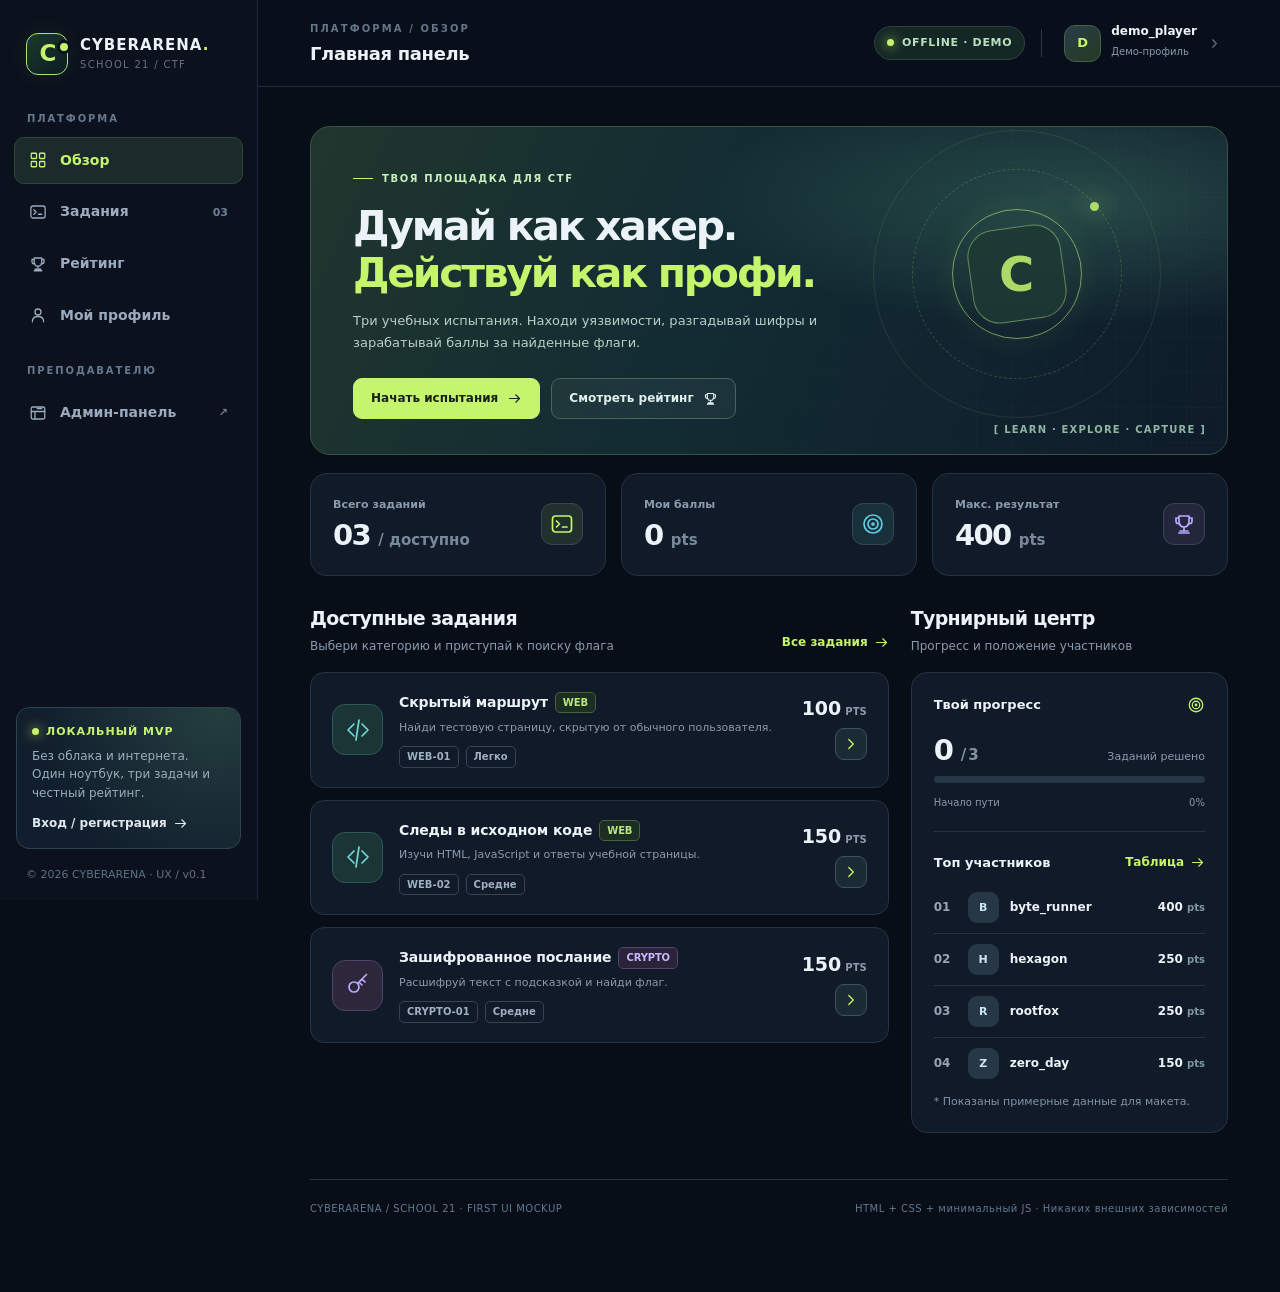
<file: index.html>
<!DOCTYPE html>
<html lang="ru">
<head>
  <meta charset="UTF-8" />
  <meta name="viewport" content="width=device-width, initial-scale=1" />
  <meta name="color-scheme" content="dark" />
  <meta name="description" content="CYBERARENA — интерактивный дизайн-макет локальной учебной CTF-платформы для Школы 21" />
  <title>CYBERARENA — макет v0.1</title>
  <style>
    :root {
      --bg: #080e18; --sidebar: #0b111d; --panel: #101a29; --panel2: #131f30; --panel3: #0c1522;
      --line: #263344; --line2: #1b2b3c; --text: #ecf3f8; --muted: #8b9bad; --dim: #647588;
      --acid: #c5f46d; --acid-dark: #9ad047; --blue: #60cde5; --rose: #ed9a99;
      --radius: 17px; --shadow: 0 24px 70px rgba(0,0,0,.17);
    }
    * { box-sizing: border-box; }
    html { scroll-behavior: smooth; }
    body { margin:0; color:var(--text); background:var(--bg); font-family:Inter, 'Segoe UI', system-ui, -apple-system, sans-serif; font-size:14px; line-height:1.55; }
    button, input, textarea, select { font:inherit; }
    button { cursor:pointer; }
    a { color:inherit; text-decoration:none; }
    .icon { width:18px; height:18px; flex:none; fill:none; stroke:currentColor; stroke-width:1.7; stroke-linecap:round; stroke-linejoin:round; }
    .icon-sm { width:15px; height:15px; }
    .icon-lg { width:24px; height:24px; }
    .shell { min-height:100vh; display:flex; }
    .sidebar { width:258px; flex:none; background:var(--sidebar); border-right:1px solid #1d293a; position:sticky; top:0; height:100vh; display:flex; flex-direction:column; z-index:5; }
    .brand { padding:33px 26px 36px; display:flex; align-items:center; gap:12px; cursor:pointer; }
    .brand-mark { width:42px; height:42px; position:relative; border:1px solid #a5e766; border-radius:12px; color:var(--acid); display:flex; align-items:center; justify-content:center; font-size:23px; font-weight:900; letter-spacing:-2px; background:linear-gradient(140deg, #1d3b28, #0a1b24); box-shadow:0 0 26px rgba(185,235,100,.08); }
    .brand-mark::before { content:''; position:absolute; right:-4px; top:6px; width:8px; height:8px; background:var(--acid); border:3px solid var(--sidebar); border-radius:50%; }
    .brand-title { font-size:15px; letter-spacing:.065em; font-weight:850; line-height:1.35; }
    .brand-sub { color:var(--dim); font-size:10px; letter-spacing:.13em; margin-top:2px; text-transform:uppercase; }
    .nav-group { padding:0 14px; margin-bottom:20px; }
    .nav-label { margin:0 13px 10px; color:#67798c; font-size:10px; letter-spacing:.19em; font-weight:750; }
    .nav-link { width:100%; display:flex; align-items:center; gap:13px; padding:12px 14px; color:#9baabd; border:1px solid transparent; background:transparent; border-radius:10px; text-align:left; font-weight:600; transition:.2s; margin-bottom:4px; }
    .nav-link:hover { color:#edf8f4; background:#152236; }
    .nav-link.active { background:#1b2b2c; color:var(--acid); border-color:#304835; }
    .nav-link .end { margin-left:auto; color:#708096; font-size:11px; }
    .nav-link.active .end { color:var(--acid); }
    .sidebar-bottom { padding:16px; margin-top:auto; }
    .sidebar-note { border:1px solid #2e4350; border-radius:13px; padding:15px; background:radial-gradient(circle at 90% 0, #243e3f, #111e2d 75%); }
    .note-head { display:flex; align-items:center; gap:7px; color:var(--acid); font-size:11px; letter-spacing:.09em; font-weight:800; }
    .sidebar-note p { color:#9caebb; font-size:12px; margin:7px 0 12px; line-height:1.55; }
    .small-ghost { color:#dfe8ec; font-size:12px; padding:0; border:0; background:transparent; display:flex; align-items:center; gap:6px; font-weight:750; }
    .copyright { color:#5f7285; font-size:11px; padding:17px 10px 1px; }
    .workspace { min-width:0; flex:1; }
    .topbar { height:87px; border-bottom:1px solid #1e2c3b; padding:0 52px; display:flex; align-items:center; justify-content:space-between; gap:24px; background:rgba(9,16,27,.83); }
    .eyebrow { color:var(--dim); font-size:10px; font-weight:800; text-transform:uppercase; letter-spacing:.21em; }
    .page-title { font-size:18px; font-weight:750; line-height:1.3; margin-top:5px; letter-spacing:-.02em; }
    .top-actions { display:flex; align-items:center; gap:13px; }
    .local-pill { white-space:nowrap; display:flex; align-items:center; gap:8px; padding:7px 12px; border:1px solid #2b4441; color:#badfc0; background:#152725; border-radius:30px; font-size:11px; font-weight:750; letter-spacing:.06em; }
    .dot { width:7px; height:7px; border-radius:50%; background:var(--acid); box-shadow:0 0 12px var(--acid); flex:none; }
    .top-divider { width:1px; height:28px; background:#2b3646; margin:0 3px; }
    .user-pill { display:flex; align-items:center; gap:10px; text-align:left; background:transparent; border:0; color:var(--text); }
    .avatar { width:37px; height:37px; border-radius:11px; background:linear-gradient(140deg, #283e49, #263922); color:var(--acid); display:flex; justify-content:center; align-items:center; font-weight:850; font-size:13px; border:1px solid #45604a; }
    .user-pill strong { display:block; font-size:12px; line-height:1.3; }
    .user-pill small { color:var(--muted); font-size:10px; }
    .main { padding:39px 52px 75px; max-width:1680px; margin:0 auto; }
    .view { display:none; animation:fade .21s ease; }
    .view.active { display:block; }
    @keyframes fade { from { opacity:.65; transform:translateY(4px); } to {opacity:1;transform:translateY(0)} }
    .hero { overflow:hidden; position:relative; min-height:289px; display:flex; border:1px solid #3a5145; border-radius:20px; background:radial-gradient(ellipse at 84% 23%, rgba(98,179,142,.27),transparent 35%),linear-gradient(115deg, #20362d 0%,#132c33 43%,#0e1b2a 100%); }
    .hero::before { content:''; position:absolute; inset:0; opacity:.25; background-image:linear-gradient(rgba(158,226,158,.11) 1px,transparent 1px),linear-gradient(90deg,rgba(158,226,158,.11) 1px,transparent 1px); background-size:35px 35px; mask-image:linear-gradient(90deg,transparent 27%,black); }
    .hero-copy { padding:37px 42px 35px; z-index:1; width:72%; }
    .hero-kicker { display:inline-flex; align-items:center; gap:9px; letter-spacing:.16em; color:#c8f0bc; font-weight:850; font-size:10px; }
    .hero-kicker::before {content:''; width:20px; height:1px; background:var(--acid)}
    .hero h1 { font-size:clamp(31px,3.2vw,48px); line-height:1.14; letter-spacing:-.055em; max-width:670px; margin:17px 0 13px; font-weight:850; }
    .hero h1 span { color:var(--acid); }
    .hero p { max-width:550px; margin:0; color:#b9cfc8; font-size:13px; line-height:1.7; }
    .hero-actions { margin-top:24px; display:flex; gap:11px; flex-wrap:wrap; }
    .btn { display:inline-flex; align-items:center; justify-content:center; gap:9px; padding:10px 17px; min-height:41px; border-radius:9px; font-size:12px; font-weight:800; border:1px solid #425163; background:var(--panel2); color:var(--text); transition:transform .17s,background .17s,border-color .17s; white-space:nowrap; }
    .btn:hover {transform:translateY(-1px); border-color:#6b8491;}
    .btn-primary { background:var(--acid); color:#172119; border-color:var(--acid); }
    .btn-primary:hover {background:#dbff9d; border-color:#dbff9d;}
    .btn-muted { background:rgba(255,255,255,.045); color:#e0f0ed; border:1px solid #4a645a; }
    .btn-quiet { background:transparent; }
    .btn-danger { color:#f1abab; background:#2f2028; border-color:#65404d; }
    .hero-graphic { width:300px; height:300px; position:absolute; right:60px; top:-3px; opacity:.86; pointer-events:none; }
    .orbit { position:absolute; border:1px solid rgba(194,247,130,.24); border-radius:50%; left:50%; top:50%; transform:translate(-50%,-50%); }
    .orbit.o1 {width:130px;height:130px;border-color:rgba(199,249,126,.65);box-shadow:0 0 35px rgba(150,205,105,.1)}
    .orbit.o2 {width:210px;height:210px;border-style:dashed;transform:translate(-50%,-50%) rotate(22deg)}
    .orbit.o3 {width:288px;height:288px;opacity:.5}
    .orbit-dot { position:absolute; width:9px; height:9px; background:var(--acid); border-radius:50%; top:78px; left:223px; box-shadow:0 0 24px #c5f46d; }
    .hero-core { position:absolute; left:calc(50% - 47px); top:calc(50% - 47px); width:94px; height:94px; display:flex; align-items:center; justify-content:center; background:#1e3a34; border:1px solid #719763; border-radius:27px; color:var(--acid); font-size:48px; font-weight:900; box-shadow:0 0 50px #add98a13; transform:rotate(-8deg); }
    .hero-core span {transform:rotate(8deg)}
    .corner-label { position:absolute; color:#90b6a2; font-size:10px; letter-spacing:.12em; font-weight:750; right:21px; bottom:16px; }
    .section-head { display:flex; justify-content:space-between; align-items:end; gap:15px; margin:28px 0 16px; }
    .section-head h2 {font-size:19px; font-weight:800; margin:0; letter-spacing:-.035em}
    .section-head p { margin:4px 0 0; color:var(--muted); font-size:12px; }
    .text-link { display:inline-flex; align-items:center; gap:6px; color:var(--acid); background:none; padding:4px 0; border:0; font-weight:750; font-size:12px; }
    .metrics { display:grid; grid-template-columns:repeat(3,minmax(0,1fr)); gap:15px; margin-top:18px; }
    .metric { display:flex; justify-content:space-between; align-items:center; border-radius:var(--radius); padding:20px 22px; min-height:103px; background:var(--panel); border:1px solid var(--line); }
    .metric-label {font-size:11px; color:var(--muted); font-weight:650}
    .metric-number {font-size:29px; letter-spacing:-.06em; line-height:1.1; margin-top:7px; font-weight:800}
    .metric-number small { font-size:15px; color:#78899a; font-weight:650; letter-spacing:0; }
    .metric-icon {width:42px; height:42px; border:1px solid #364751; color:var(--acid); display:flex; align-items:center; justify-content:center; border-radius:11px; background:#20302d}
    .metric-icon.cyan {color:var(--blue);background:#18303a}.metric-icon.violet {color:#bca8ff;background:#24263c}
    .dashboard-grid {display:grid; grid-template-columns:minmax(0,1.55fr) minmax(285px,.85fr); gap:22px; align-items:start; }
    .stack {display:grid;gap:12px}
    .challenge-card { display:flex; align-items:center; justify-content:space-between; gap:16px; background:var(--panel); border:1px solid var(--line); border-radius:14px; padding:19px 21px; transition:border-color .2s,background .2s; }
    .challenge-card:hover {border-color:#60746b; background:#142132}
    .challenge-left {display:flex; align-items:center; gap:16px;min-width:0}
    .challenge-icon {width:51px; height:51px; background:#1b3436; border:1px solid #2d5957; color:#70d9d6; border-radius:13px; display:flex; align-items:center; justify-content:center; flex:none}
    .challenge-icon.crypto {background:#2c273b;border-color:#504365;color:#c0a8ff}
    .challenge-title { font-size:14px; font-weight:780; display:flex; flex-wrap:wrap; align-items:center; gap:7px; letter-spacing:-.01em }
    .challenge-desc { color:var(--muted); font-size:11px; margin-top:6px; line-height:1.5; }
    .challenge-meta { display:flex; flex-wrap:wrap; gap:7px; margin-top:10px; align-items:center; }
    .tiny-tag {border:1px solid #344455; border-radius:5px; padding:2px 7px; font-size:10px; font-weight:800; color:#9eb0c0; white-space:nowrap; }
    .tiny-tag.green {color:#b8e67e;border-color:#45623f;background:#1c2e23}
    .tiny-tag.purple {color:#c9b6fa;border-color:#56456e;background:#2a233a}
    .challenge-right {display:flex; align-items:end; flex-direction:column; flex:none; gap:10px;}
    .points { font-size:19px; font-weight:800; line-height:1; }
    .points small { font-size:10px; color:var(--muted); margin-left:4px; font-weight:650; }
    .round-btn { width:32px;height:32px;display:flex;align-items:center;justify-content:center;border-radius:9px;border:1px solid #40535a;background:#1b2b33;color:var(--acid); }
    .panel { background:var(--panel);border:1px solid var(--line);border-radius:16px;padding:22px; }
    .panel-title { font-size:13px; font-weight:800; display:flex; align-items:center; justify-content:space-between; gap:10px; margin-bottom:21px; }
    .progress-header {display:flex;justify-content:space-between;align-items:end;gap:5px;margin-bottom:11px}
    .progress-header strong {font-size:29px;letter-spacing:-.055em;line-height:1}
    .progress-header span {color:var(--muted);font-size:11px}
    .progress {width:100%;height:7px;background:#263746;border-radius:8px;overflow:hidden}
    .progress-fill {height:100%;width:0%;background:var(--acid);transition:width .2s}
    .progress-foot {display:flex;justify-content:space-between;margin-top:12px;color:var(--muted);font-size:10px}
    .aside-divider { height:1px;background:var(--line);margin:21px 0 17px }
    .compact-rank {display:flex;align-items:center;gap:11px;padding:10px 0;border-bottom:1px solid #253344}
    .compact-rank:last-child {border-bottom:0;padding-bottom:0}
    .rank-num {width:23px;color:#95a5b5;font-size:12px;font-weight:800}
    .rank-avatar {width:31px;height:31px;border-radius:9px;display:flex;align-items:center;justify-content:center;background:#263745;color:#cbe5f3;font-weight:800;font-size:11px}
    .rank-name {font-size:12px;font-weight:750;flex:1;min-width:0;overflow:hidden;text-overflow:ellipsis;white-space:nowrap}
    .rank-score {font-weight:800;font-size:12px}
    .aside-note {margin-top:14px;color:#8295a6;font-size:11px}
    .page-intro { display:flex;align-items:end;justify-content:space-between;gap:20px;margin:0 0 25px; }
    .page-intro h1 {margin:0;font-size:32px;line-height:1.18;letter-spacing:-.05em;font-weight:850}
    .page-intro p {margin:9px 0 0;font-size:13px;color:var(--muted)}
    .intro-detail {border:1px solid #344454;border-radius:9px;padding:9px 12px;color:#bdccd7;white-space:nowrap;font-weight:750;font-size:11px;background:#121f2e}
    .toolbar {display:flex;align-items:center;gap:9px;flex-wrap:wrap;margin-bottom:19px}
    .filter { background:#111c2a;border:1px solid #314153;color:#adbdc9;border-radius:9px;padding:9px 14px;font-weight:750;font-size:12px; }
    .filter.active { color:#172417;background:var(--acid);border-color:var(--acid) }
    .toolbar-spacer {flex:1}
    .search-box {display:flex;align-items:center;gap:8px;border:1px solid #354658;background:#111c2a;padding:0 12px;border-radius:9px;min-height:40px;color:#728598;}
    .search-box input {border:0;outline:0;background:transparent;color:var(--text);width:180px;font-size:12px}
    .catalog-grid {display:grid;grid-template-columns:repeat(3,minmax(0,1fr));gap:17px}
    .catalog-card {display:flex;flex-direction:column;border:1px solid #314053;background:linear-gradient(155deg,#142132 0%,#101925 82%);border-radius:17px;padding:24px;min-height:277px;position:relative;overflow:hidden}
    .catalog-card::after {content:'';position:absolute;width:150px;height:150px;border-radius:50%;background:#85b87a0b;right:-70px;top:-80px}
    .catalog-icon {width:47px;height:47px;border:1px solid #3a6660;background:#1b3336;color:var(--blue);display:flex;align-items:center;justify-content:center;border-radius:12px}
    .catalog-icon.crypto {color:#c8b1ff;background:#2a283c;border-color:#53486e}
    .catalog-top {display:flex;align-items:start;justify-content:space-between;gap:10px}
    .catalog-id {font-size:10px;letter-spacing:.1em;color:#8798aa;font-weight:850}
    .catalog-card h3 {font-size:17px;margin:15px 0 7px;letter-spacing:-.035em;line-height:1.33}
    .catalog-card p {font-size:12px;color:#99a9b7;line-height:1.7;margin:0 0 17px;flex:1}
    .catalog-bottom {border-top:1px solid #2c3a49;padding-top:16px;display:flex;justify-content:space-between;align-items:center;gap:10px}
    .point-display {font-size:18px;font-weight:850;color:#d7edbb}
    .point-display small {font-size:10px;color:#8699a9;font-weight:650}
    .status-dot {display:inline-flex;align-items:center;gap:6px;font-size:10px;font-weight:780;color:#8fa3b3}
    .status-dot::before {content:'';width:6px;height:6px;border-radius:50%;background:#7f95a7}
    .status-dot.published {color:#bfe6a9}.status-dot.published::before{background:var(--acid)}
    .empty-state {padding:48px 15px;text-align:center;border:1px dashed #34495b;border-radius:13px;color:#9bacbd}
    .detail-back {display:inline-flex;align-items:center;gap:8px;background:none;border:0;color:#a3b4c3;margin-bottom:22px;padding:0;font-weight:700;font-size:12px}
    .detail-head {padding:29px 30px;background:linear-gradient(110deg,#1d3535,#152334);border:1px solid #39514c;border-radius:17px;display:flex;justify-content:space-between;gap:25px;align-items:center}
    .detail-head h1 {font-size:29px;line-height:1.1;letter-spacing:-.045em;margin:10px 0 12px}
    .detail-head .detail-points {text-align:center;min-width:115px;border:1px solid #4a6448;background:#213329;padding:13px 14px;border-radius:13px;color:var(--acid);font-size:31px;font-weight:850}
    .detail-points span {display:block;font-size:10px;color:#a3bd9c;letter-spacing:.12em}
    .detail-grid {display:grid;grid-template-columns:minmax(0,1.45fr) minmax(280px,.75fr);gap:19px;margin-top:20px;align-items:start}
    .detail-grid h3 {margin:0 0 13px;font-size:14px}.detail-text {color:#bdc9d3;font-size:13px;line-height:1.9;white-space:pre-line}
    .resource-card {display:flex;align-items:center;justify-content:space-between;gap:12px;border:1px solid #3b4d56;background:#162633;border-radius:12px;padding:16px;margin-top:18px}
    .resource-label {color:#91a6b6;font-size:10px}.resource-name{font-size:12px;font-weight:800;margin-top:4px}
    .flag-form {display:grid;gap:12px}.field-label {font-size:11px;color:#a1b3c1;font-weight:750}
    .field {width:100%;background:#0a1421;border:1px solid #3a4d5c;border-radius:10px;padding:12px 13px;outline:none;color:#eef4f9;min-height:44px;}
    .field:focus {border-color:#86c289;box-shadow:0 0 0 3px #a4db7020}
    textarea.field {min-height:96px;resize:vertical}
    .hint {font-size:11px;line-height:1.65;color:#879bac}
    .info-row {display:flex;align-items:center;gap:10px;padding:13px 0;border-bottom:1px solid #263647;font-size:12px;color:#aec1c8}
    .info-row:last-child {border:0}.info-row strong {color:#e2edf0;margin-left:auto}
    .leader-panel {background:var(--panel);border:1px solid var(--line);border-radius:15px;overflow:hidden}
    .leader-head {display:grid;grid-template-columns:60px minmax(0,1fr) 125px 140px;padding:14px 22px;background:#172638;color:#8498ab;font-size:10px;font-weight:850;letter-spacing:.1em}
    .leader-row {display:grid;grid-template-columns:60px minmax(0,1fr) 125px 140px;align-items:center;gap:0;padding:17px 22px;border-top:1px solid #273647;font-size:12px}
    .leader-row.self {background:#21332650}
    .leader-user {display:flex;align-items:center;gap:11px;font-weight:800;min-width:0}
    .leader-score {font-size:17px;font-weight:850;color:#e1efcc}
    .leader-time {color:#9aafc0;font-size:11px}
    .medal {font-size:17px}
    .profile-grid {display:grid;grid-template-columns:minmax(270px,.8fr) minmax(0,1.2fr);gap:19px}
    .profile-cover {height:110px;border-radius:12px 12px 0 0;background:radial-gradient(circle at 80% 0,#517c4c 0,transparent 46%),linear-gradient(115deg,#254036,#162b42);border:1px solid #3c534b}
    .profile-card {background:var(--panel);border:1px solid var(--line);border-radius:16px;overflow:hidden}
    .profile-inner {padding:0 24px 25px}.big-avatar {width:68px;height:68px;border-radius:18px;border:5px solid var(--panel);background:#38544b;display:flex;align-items:center;justify-content:center;margin-top:-34px;color:var(--acid);font-size:25px;font-weight:850}
    .profile-name {font-size:22px;letter-spacing:-.035em;font-weight:800;margin:11px 0 0}
    .profile-role {font-size:11px;color:var(--muted);margin-bottom:20px}
    .profile-facts {display:grid;gap:10px}.profile-fact {display:flex;justify-content:space-between;border-top:1px solid #2a3b49;padding-top:10px;font-size:12px}.profile-fact span{color:var(--muted)}
    .mini-table {width:100%;border-collapse:collapse;font-size:12px}.mini-table th {color:#8397a9;font-size:10px;text-align:left;padding:14px 13px;border-bottom:1px solid #334456;text-transform:uppercase;letter-spacing:.06em}.mini-table td{padding:15px 13px;border-bottom:1px solid #283849;color:#bdced9}.mini-table tr:last-child td{border:0}
    .admin-overview {display:grid;grid-template-columns:repeat(3,1fr);gap:15px;margin-bottom:22px}.admin-stat {background:var(--panel);border:1px solid var(--line);padding:21px;border-radius:14px}.admin-stat small{color:var(--muted);font-size:11px}.admin-stat strong{display:block;font-size:27px;margin-top:9px}
    .admin-table-wrap {overflow-x:auto}.admin-table {width:100%;border-collapse:collapse;min-width:650px;font-size:12px}.admin-table th{font-size:10px;color:#8397a9;text-transform:uppercase;letter-spacing:.08em;font-weight:850;text-align:left;padding:14px;border-bottom:1px solid #344354}.admin-table td{padding:15px 14px;border-bottom:1px solid #2c3a4b}.admin-table tr:last-child td{border:0}
    .pill {display:inline-flex;align-items:center;gap:7px;border:1px solid #405640;background:#20332a;border-radius:7px;padding:4px 9px;font-size:10px;color:#bbdda7;font-weight:750}.pill.inactive {background:#332931;color:#dcaeae;border-color:#654a51}
    .inline-btn {border:1px solid #40546a;padding:7px 10px;background:#17283a;color:#d8e6ee;border-radius:7px;font-size:11px;font-weight:800;margin-right:5px}
    .admin-form {display:grid;gap:14px}.form-grid {display:grid;grid-template-columns:1fr 1fr;gap:15px}
    .form-control {display:grid;gap:7px}.form-control label {color:#a4b5c2;font-size:11px;font-weight:750}
    .form-actions {display:flex;justify-content:flex-end;gap:9px;margin-top:4px}
    .auth-shell {max-width:485px;margin:10px auto 0;background:var(--panel);border:1px solid var(--line);border-radius:17px;padding:30px}
    .auth-shell h2 {margin:0 0 5px;font-size:23px;letter-spacing:-.04em}.auth-shell p {margin:0 0 24px;color:var(--muted);font-size:12px}
    .auth-info {margin-top:18px;padding:14px;border:1px solid #3c5346;background:#203327;border-radius:10px;color:#bddbb4;font-size:11px;line-height:1.7}
    .footer {margin-top:46px;border-top:1px solid #263342;padding-top:21px;display:flex;justify-content:space-between;gap:20px;color:#64798a;font-size:10px;letter-spacing:.05em;}
    .toast {position:fixed;right:25px;bottom:25px;max-width:350px;z-index:40;background:#20352e;border:1px solid #64866e;color:#e2f4df;padding:15px 18px;border-radius:12px;box-shadow:0 12px 50px #0007;font-size:12px;display:none;line-height:1.6}.toast.show{display:block;animation:fade .2s ease}
    .mobile-toggle {display:none;background:#152233;border:1px solid #314458;color:#fff;border-radius:8px;padding:8px}.scrim{display:none}
    @media(max-width:1220px) { .topbar{padding:0 30px}.main{padding:30px 30px 65px}.sidebar{width:222px}.brand{padding-left:19px}.hero-graphic{right:0;opacity:.5}.catalog-grid{gap:12px}.catalog-card{padding:20px} }
    @media(max-width:1020px) { .dashboard-grid,.detail-grid,.profile-grid{grid-template-columns:1fr}.catalog-grid{grid-template-columns:repeat(2,minmax(0,1fr))}.hero-copy{width:85%}.hero-graphic{right:-65px;opacity:.35} }
    @media(max-width:760px) { .sidebar{width:260px;position:fixed;transform:translateX(-100%);transition:transform .2s;z-index:35}.sidebar.open{transform:translateX(0)}.scrim.active{display:block;position:fixed;inset:0;background:#0009;z-index:30}.mobile-toggle{display:flex}.topbar{height:75px;padding:0 20px}.topbar-left{display:flex;gap:12px;align-items:center}.main{padding:23px 17px 50px}.top-actions{gap:8px}.local-pill{font-size:0;padding:9px}.local-pill .dot{width:8px;height:8px}.top-divider{display:none}.user-pill strong,.user-pill small{display:none}.hero-copy{width:100%;padding:31px 24px 33px}.hero h1{font-size:34px;max-width:430px}.hero p{max-width:430px}.hero-graphic{opacity:.15;right:-100px}.corner-label{display:none}.metrics{gap:9px}.metric{padding:15px;min-height:100px}.metric-icon{display:none}.metric-number{font-size:25px}.catalog-grid{grid-template-columns:1fr}.page-intro h1{font-size:27px}.page-intro{align-items:start}.intro-detail{display:none}.leader-head,.leader-row{grid-template-columns:40px minmax(0,1fr) 75px}.leader-head span:last-child,.leader-time{display:none}.admin-overview{gap:9px}.admin-stat{padding:13px}.admin-stat strong{font-size:22px}.footer{flex-direction:column;gap:8px}.search-box{width:100%}.search-box input{width:100%}.toolbar-spacer{display:none} }
    @media(max-width:420px) { .metrics{grid-template-columns:repeat(3,minmax(0,1fr))}.metric-label{font-size:10px}.metric-number{font-size:23px}.metric-number small{display:none}.hero h1{font-size:31px}.hero-actions{gap:8px}.btn{font-size:11px;padding:9px 12px}.challenge-card{padding:16px 13px}.challenge-left{gap:10px}.challenge-icon{width:42px;height:42px}.challenge-title{font-size:12px}.challenge-desc{font-size:10px}.challenge-right .points{font-size:16px}.detail-head{padding:21px;gap:11px}.detail-head h1{font-size:24px}.detail-head .detail-points{min-width:75px;font-size:25px}.form-grid{grid-template-columns:1fr}.auth-shell{padding:23px}.page-title{font-size:15px} }
  </style>
</head>
<body>
<svg aria-hidden="true" style="position:absolute;width:0;height:0;overflow:hidden" xmlns="http://www.w3.org/2000/svg">
  <symbol id="i-grid" viewBox="0 0 24 24"><rect x="3" y="3" width="7" height="7" rx="1"/><rect x="14" y="3" width="7" height="7" rx="1"/><rect x="3" y="14" width="7" height="7" rx="1"/><rect x="14" y="14" width="7" height="7" rx="1"/></symbol>
  <symbol id="i-terminal" viewBox="0 0 24 24"><rect x="2.5" y="4" width="19" height="16" rx="3"/><path d="m6.5 9 3 3-3 3M12.5 15h4.5"/></symbol>
  <symbol id="i-cup" viewBox="0 0 24 24"><path d="M7 4h10v5c0 4-2 6-5 6s-5-2-5-6V4ZM7 6H4v3c0 2 1 3 4 3m9-6h3v3c0 2-1 3-4 3M12 15v4m-5 2h10m-9-2h8"/></symbol>
  <symbol id="i-user" viewBox="0 0 24 24"><circle cx="12" cy="8" r="4"/><path d="M4.5 21c0-4.5 3-7 7.5-7s7.5 2.5 7.5 7"/></symbol>
  <symbol id="i-settings" viewBox="0 0 24 24"><rect x="3" y="4" width="18" height="16" rx="2"/><path d="M3 10h18M8 10v10M11 6h6"/></symbol>
  <symbol id="i-chevron" viewBox="0 0 24 24"><path d="m9 18 6-6-6-6"/></symbol>
  <symbol id="i-arrow" viewBox="0 0 24 24"><path d="M4 12h16m-6-6 6 6-6 6"/></symbol>
  <symbol id="i-back" viewBox="0 0 24 24"><path d="M20 12H4m6 6-6-6 6-6"/></symbol>
  <symbol id="i-shield" viewBox="0 0 24 24"><path d="M12 2 20 6v6c0 5-4 8-8 10-4-2-8-5-8-10V6l8-4ZM9 12l2 2 4-4"/></symbol>
  <symbol id="i-target" viewBox="0 0 24 24"><circle cx="12" cy="12" r="9"/><circle cx="12" cy="12" r="5"/><circle cx="12" cy="12" r="1"/></symbol>
  <symbol id="i-lock" viewBox="0 0 24 24"><rect x="4" y="10" width="16" height="11" rx="2"/><path d="M8 10V7a4 4 0 0 1 8 0v3m-4 5v2"/></symbol>
  <symbol id="i-search" viewBox="0 0 24 24"><circle cx="10.5" cy="10.5" r="7"/><path d="m16 16 5 5"/></symbol>
  <symbol id="i-code" viewBox="0 0 24 24"><path d="m8 6-6 6 6 6m8-12 6 6-6 6m-3-16-3 20"/></symbol>
  <symbol id="i-key" viewBox="0 0 24 24"><circle cx="8" cy="14" r="5"/><path d="m11.5 10.5 9-9M16 6l3 3m-6 0 3 3"/></symbol>
  <symbol id="i-download" viewBox="0 0 24 24"><path d="M12 3v13m-5-5 5 5 5-5M4 17v4h16v-4"/></symbol>
  <symbol id="i-close" viewBox="0 0 24 24"><path d="m5 5 14 14M19 5 5 19"/></symbol>
  <symbol id="i-menu" viewBox="0 0 24 24"><path d="M4 6h16M4 12h16M4 18h16"/></symbol>
  <symbol id="i-flag" viewBox="0 0 24 24"><path d="M4 22V3m0 1c6-3 10 4 17 0v12c-7 4-11-3-17 0"/></symbol>
  <symbol id="i-info" viewBox="0 0 24 24"><circle cx="12" cy="12" r="10"/><path d="M12 11v6m0-10v.5"/></symbol>
</svg>
<div class="scrim" id="scrim"></div>
<div class="shell">
  <aside class="sidebar" id="sidebar">
    <div class="brand" data-route="overview" role="button" tabindex="0" aria-label="На главную">
      <div class="brand-mark">C</div><div><div class="brand-title">CYBERARENA<span style="color:var(--acid)">.</span></div><div class="brand-sub">SCHOOL 21 / CTF</div></div>
    </div>
    <div class="nav-group">
      <div class="nav-label">ПЛАТФОРМА</div>
      <button class="nav-link" data-route="overview"><svg class="icon"><use href="#i-grid"/></svg>Обзор</button>
      <button class="nav-link" data-route="challenges"><svg class="icon"><use href="#i-terminal"/></svg>Задания <span class="end">03</span></button>
      <button class="nav-link" data-route="leaderboard"><svg class="icon"><use href="#i-cup"/></svg>Рейтинг</button>
      <button class="nav-link" data-route="profile"><svg class="icon"><use href="#i-user"/></svg>Мой профиль</button>
    </div>
    <div class="nav-group">
      <div class="nav-label">ПРЕПОДАВАТЕЛЮ</div>
      <button class="nav-link" data-route="admin"><svg class="icon"><use href="#i-settings"/></svg>Админ-панель <span class="end">↗</span></button>
    </div>
    <div class="sidebar-bottom">
      <div class="sidebar-note"><div class="note-head"><span class="dot"></span> ЛОКАЛЬНЫЙ MVP</div><p>Без облака и интернета. Один ноутбук, три задачи и честный рейтинг.</p><button class="small-ghost" data-route="auth">Вход / регистрация <svg class="icon icon-sm"><use href="#i-arrow"/></svg></button></div>
      <div class="copyright">© 2026 CYBERARENA · UX / v0.1</div>
    </div>
  </aside>
  <div class="workspace">
    <header class="topbar">
      <div class="topbar-left"><button class="mobile-toggle" id="menuToggle" aria-label="Открыть меню"><svg class="icon"><use href="#i-menu"/></svg></button><div><div class="eyebrow" id="crumb">ПЛАТФОРМА / ОБЗОР</div><div class="page-title" id="topTitle">Главная панель</div></div></div>
      <div class="top-actions"><span class="local-pill"><span class="dot"></span> OFFLINE · DEMO</span><span class="top-divider"></span><button class="user-pill" data-route="profile"><span class="avatar" id="headerAvatar">D</span><span><strong id="headerName">demo_player</strong><small>Демо-профиль</small></span><svg class="icon icon-sm" style="color:#62778a"><use href="#i-chevron"/></svg></button></div>
    </header>
    <main class="main">
      <section class="view active" id="view-overview">
        <div class="hero">
          <div class="hero-copy"><div class="hero-kicker">ТВОЯ ПЛОЩАДКА ДЛЯ CTF</div><h1>Думай как хакер.<br><span>Действуй как профи.</span></h1><p>Три учебных испытания. Находи уязвимости, разгадывай шифры и зарабатывай баллы за найденные флаги.</p><div class="hero-actions"><button class="btn btn-primary" data-route="challenges">Начать испытания <svg class="icon icon-sm"><use href="#i-arrow"/></svg></button><button class="btn btn-muted" data-route="leaderboard">Смотреть рейтинг <svg class="icon icon-sm"><use href="#i-cup"/></svg></button></div></div>
          <div class="hero-graphic" aria-hidden="true"><div class="orbit o3"></div><div class="orbit o2"></div><div class="orbit o1"></div><div class="orbit-dot"></div><div class="hero-core"><span>C</span></div></div><div class="corner-label">[ LEARN · EXPLORE · CAPTURE ]</div>
        </div>
        <div class="metrics"><div class="metric"><div><div class="metric-label">Всего заданий</div><div class="metric-number">03 <small>/ доступно</small></div></div><div class="metric-icon"><svg class="icon icon-lg"><use href="#i-terminal"/></svg></div></div><div class="metric"><div><div class="metric-label">Мои баллы</div><div class="metric-number">0 <small>pts</small></div></div><div class="metric-icon cyan"><svg class="icon icon-lg"><use href="#i-target"/></svg></div></div><div class="metric"><div><div class="metric-label">Макс. результат</div><div class="metric-number">400 <small>pts</small></div></div><div class="metric-icon violet"><svg class="icon icon-lg"><use href="#i-cup"/></svg></div></div></div>
        <div class="dashboard-grid">
          <div><div class="section-head"><div><h2>Доступные задания</h2><p>Выбери категорию и приступай к поиску флага</p></div><button class="text-link" data-route="challenges">Все задания <svg class="icon icon-sm"><use href="#i-arrow"/></svg></button></div><div class="stack" id="homeChallenges"></div></div>
          <div><div class="section-head"><div><h2>Турнирный центр</h2><p>Прогресс и положение участников</p></div></div><div class="panel"><div class="panel-title"><span>Твой прогресс</span><svg class="icon" style="color:var(--acid)"><use href="#i-target"/></svg></div><div class="progress-header"><strong>0 <span style="font-size:15px;color:#7d95a0">/ 3</span></strong><span>Заданий решено</span></div><div class="progress"><div class="progress-fill"></div></div><div class="progress-foot"><span>Начало пути</span><span>0%</span></div><div class="aside-divider"></div><div class="panel-title" style="margin-bottom:6px"><span>Топ участников</span><button class="text-link" data-route="leaderboard">Таблица <svg class="icon icon-sm"><use href="#i-arrow"/></svg></button></div><div id="homeRanking"></div><div class="aside-note">* Показаны примерные данные для макета.</div></div></div>
        </div>
      </section>
      <section class="view" id="view-challenges"><div class="page-intro"><div><div class="eyebrow" style="color:var(--acid);margin-bottom:10px">CAPTURE THE FLAG</div><h1>Каталог заданий<span style="color:var(--acid)">.</span></h1><p>Ровно три испытания для первого локального турнира.</p></div><div class="intro-detail">03 задания · 400 баллов</div></div><div class="toolbar"><button class="filter active" data-filter="all">Все задания</button><button class="filter" data-filter="web">Web Security</button><button class="filter" data-filter="crypto">Cryptography</button><span class="toolbar-spacer"></span><label class="search-box"><svg class="icon icon-sm"><use href="#i-search"/></svg><input id="challengeSearch" placeholder="Поиск по названию" aria-label="Поиск заданий" /></label></div><div class="catalog-grid" id="catalogGrid"></div><div class="aside-note" style="margin-top:16px">Публикация заданий управляется преподавателем. Отображаются только опубликованные карточки.</div></section>
      <section class="view" id="view-detail"><button class="detail-back" data-route="challenges"><svg class="icon icon-sm"><use href="#i-back"/></svg> Назад к каталогу</button><div id="detailContent"></div></section>
      <section class="view" id="view-leaderboard"><div class="page-intro"><div><div class="eyebrow" style="color:var(--acid);margin-bottom:10px">SCOREBOARD / LIVE MOCK</div><h1>Таблица лидеров<span style="color:var(--acid)">.</span></h1><p>Выше тот, кто набрал больше баллов. При равенстве побеждает более раннее последнее результативное решение.</p></div><div class="intro-detail">Сортировка: баллы ↓, время ↑</div></div><div class="leader-panel"><div class="leader-head"><span>МЕСТО</span><span>УЧАСТНИК</span><span>БАЛЛЫ</span><span>ПОСЛЕДНИЙ ФЛАГ</span></div><div id="leaderRows"></div></div><div class="aside-note">* Участники, время и результаты на этом экране — демонстрационные. Настоящий рейтинг формирует backend.</div></section>
      <section class="view" id="view-profile"><div class="page-intro"><div><div class="eyebrow" style="color:var(--acid);margin-bottom:10px">PLAYER SPACE</div><h1>Мой профиль<span style="color:var(--acid)">.</span></h1><p>История решений и текущие достижения.</p></div></div><div class="profile-grid"><div class="profile-card"><div class="profile-cover"></div><div class="profile-inner"><div class="big-avatar" id="profileAvatar">D</div><div class="profile-name" id="profileName">demo_player</div><div class="profile-role">Участник · демонстрационный аккаунт</div><div class="profile-facts"><div class="profile-fact"><span>Набрано баллов</span><strong>0 / 400</strong></div><div class="profile-fact"><span>Решено заданий</span><strong>0 / 3</strong></div><div class="profile-fact"><span>Категории</span><strong>Web · Crypto</strong></div></div><button class="btn btn-primary" data-route="challenges" style="margin-top:24px;width:100%">Перейти к заданиям <svg class="icon icon-sm"><use href="#i-arrow"/></svg></button></div></div><div class="panel"><div class="panel-title">История решений <span style="color:var(--muted);font-size:10px">0 записей</span></div><table class="mini-table"><thead><tr><th>ЗАДАНИЕ</th><th>КАТЕГОРИЯ</th><th>ДАТА</th><th>БАЛЛЫ</th></tr></thead><tbody><tr><td colspan="4" style="padding:33px 13px;text-align:center;color:#8399ab">Пока нет решённых задач. Первый флаг ждёт тебя!</td></tr></tbody></table><div class="aside-divider"></div><div style="display:flex;gap:10px;align-items:start;color:#9aafbe;font-size:12px"><svg class="icon" style="color:var(--acid)"><use href="#i-shield"/></svg> В рабочей версии история будет загружаться из SQLite и сохраняться после перезапуска контейнеров.</div></div></div></section>
      <section class="view" id="view-admin"><div class="page-intro"><div><div class="eyebrow" style="color:var(--acid);margin-bottom:10px">INSTRUCTOR CONTROL</div><h1>Панель администратора<span style="color:var(--acid)">.</span></h1><p>Управление публикациями, просмотр попыток и демонстрационного турнира.</p></div><div class="intro-detail">ДЕМО · без проверки прав</div></div><div class="auth-info" style="margin:0 0 19px">Это только UX-макет: доступ здесь открыт для просмотра экранов. В рабочем MVP доступ к админке будет проверяться на сервере, а администратор создаётся через переменные окружения.</div><div class="admin-overview"><div class="admin-stat"><small>Всего карточек</small><strong id="adminCount">03</strong></div><div class="admin-stat"><small>Опубликовано</small><strong id="adminPublished">03</strong></div><div class="admin-stat"><small>Попыток (пример)</small><strong>24</strong></div></div><div class="panel"><div class="panel-title"><span>Управление заданиями</span><button class="btn btn-primary" id="newChallenge"><svg class="icon icon-sm"><use href="#i-flag"/></svg> Добавить карточку</button></div><div class="admin-table-wrap"><table class="admin-table"><thead><tr><th>НАЗВАНИЕ</th><th>КАТЕГОРИЯ</th><th>БАЛЛЫ</th><th>СТАТУС</th><th>ДЕЙСТВИЯ</th></tr></thead><tbody id="adminChallengeRows"></tbody></table></div></div><div class="panel" style="margin-top:19px"><div class="panel-title"><span>Последние попытки</span><span style="font-size:10px;color:#8799ab">Демонстрационные записи</span></div><div class="admin-table-wrap"><table class="admin-table"><thead><tr><th>УЧАСТНИК</th><th>ЗАДАНИЕ</th><th>ВРЕМЯ</th><th>РЕЗУЛЬТАТ</th><th>БАЛЛЫ</th></tr></thead><tbody><tr><td>byte_runner</td><td>WEB-01</td><td>12:37</td><td><span class="pill">Верно</span></td><td>+100</td></tr><tr><td>rootfox</td><td>CRYPTO-01</td><td>12:33</td><td><span class="pill inactive">Неверно</span></td><td>0</td></tr><tr><td>hexagon</td><td>WEB-02</td><td>12:28</td><td><span class="pill">Верно</span></td><td>+150</td></tr></tbody></table></div><div style="display:flex;justify-content:flex-end;margin-top:20px"><button class="btn btn-danger" id="resetBtn">Сбросить демо-турнир</button></div></div></section>
      <section class="view" id="view-edit"><button class="detail-back" data-route="admin"><svg class="icon icon-sm"><use href="#i-back"/></svg> Назад в админ-панель</button><div class="page-intro"><div><h1 id="editTitle">Редактировать задание</h1><p>Данные сохраняются только до обновления страницы браузера.</p></div></div><form class="panel admin-form" id="editForm"><div class="form-grid"><div class="form-control"><label for="editName">Название</label><input class="field" id="editName" required maxlength="100" /></div><div class="form-control"><label for="editId">ID задания</label><input class="field" id="editId" required maxlength="24" /></div><div class="form-control"><label for="editCategory">Категория</label><select class="field" id="editCategory"><option value="web">Web</option><option value="crypto">Crypto</option></select></div><div class="form-control"><label for="editPoints">Баллы</label><input class="field" id="editPoints" type="number" min="1" max="10000" required /></div></div><div class="form-control"><label for="editDescription">Описание / условие</label><textarea class="field" id="editDescription" maxlength="1500" required></textarea></div><div class="form-grid"><div class="form-control"><label for="editResource">Локальная ссылка / файл (демо)</label><input class="field" id="editResource" placeholder="/lab/ или имя файла" /></div><div class="form-control"><label for="editPublish">Видимость</label><select class="field" id="editPublish"><option value="true">Опубликовано</option><option value="false">Скрыто</option></select></div></div><div class="auth-info" style="margin:0">В рабочей админке будет дополнительное поле правильного флага. Оно намеренно исключено из HTML-макета: секрет не должен попадать в страницы или JavaScript.</div><div class="form-actions"><button type="button" class="btn btn-quiet" data-route="admin">Отмена</button><button type="submit" class="btn btn-primary">Сохранить в макете</button></div></form></section>
      <section class="view" id="view-auth"><div class="page-intro"><div><div class="eyebrow" style="color:var(--acid);margin-bottom:10px">ACCOUNT ACCESS</div><h1>Вход в CYBERARENA<span style="color:var(--acid)">.</span></h1><p>В реальной версии — регистрация и вход по логину и паролю.</p></div></div><div class="auth-shell"><h2 id="authHeading">С возвращением</h2><p id="authSubtitle">Войди, чтобы сохранить свои результаты.</p><form id="authForm" class="admin-form"><div class="form-control"><label for="loginUsername">Логин</label><input class="field" id="loginUsername" autocomplete="username" placeholder="cyber_player" required maxlength="30" /></div><div class="form-control"><label for="loginPassword">Пароль</label><input class="field" type="password" id="loginPassword" autocomplete="current-password" placeholder="••••••••" required minlength="6" /></div><button class="btn btn-primary" style="width:100%;margin-top:7px" id="authSubmit" type="submit">Войти (демо)</button></form><button class="text-link" id="toggleAuth" style="margin-top:13px">Нет аккаунта? Зарегистрироваться <svg class="icon icon-sm"><use href="#i-arrow"/></svg></button><div class="auth-info"><strong>Важно:</strong> форма работает только как демонстрация интерфейса. Пароль никуда не отправляется и не сохраняется. Настоящая авторизация будет реализована через FastAPI и защищённые серверные сессии.</div></div></section>
      <div class="footer"><span>CYBERARENA / SCHOOL 21 · FIRST UI MOCKUP</span><span>HTML + CSS + минимальный JS · Никаких внешних зависимостей</span></div>
    </main>
  </div>
</div>
<div class="toast" id="toast" role="status" aria-live="polite"></div>
<script>
(()=>{
'use strict';
const icons = {web:'i-code',crypto:'i-key'};
const challenges = [
 {id:'WEB-01',title:'Скрытый маршрут',category:'web',level:'Легко',points:100,short:'Найди тестовую страницу, скрытую от обычного пользователя.',description:'Учебный сервис содержит ошибку разграничения доступа. Исследуй его поведение и найди скрытую тестовую страницу.\n\nЦель — получить флаг формата CTF{...}. Не выходи за пределы локальной лаборатории.',resource:'/lab/',published:true},
 {id:'WEB-02',title:'Следы в исходном коде',category:'web',level:'Средне',points:150,short:'Изучи HTML, JavaScript и ответы учебной страницы.',description:'Иногда самые важные сведения находятся прямо в коде страницы. Проанализируй учебные HTML/JavaScript-файлы или HTTP-ответ.\n\nЦель — извлечь спрятанный в учебном материале флаг.',resource:'resources/web02-demo.html',published:true},
 {id:'CRYPTO-01',title:'Зашифрованное послание',category:'crypto',level:'Средне',points:150,short:'Расшифруй текст с подсказкой и найди флаг.',description:'Перед тобой небольшое зашифрованное сообщение. Прочитай подсказку, изучи текстовый файл и попробуй восстановить исходный смысл.\n\nЦель — найти флаг формата CTF{...}.',resource:'resources/crypto-demo.txt',published:true}
];
const leaderboard = [
 {name:'byte_runner',points:400,time:'12:37',last:757},
 {name:'hexagon',points:250,time:'12:28',last:748},
 {name:'rootfox',points:250,time:'12:33',last:753},
 {name:'zero_day',points:150,time:'12:12',last:732},
 {name:'n0thing',points:100,time:'11:59',last:719},
 {name:'demo_player',points:0,time:'—',last:0,self:true}
];
let currentFilter='all', currentTask='WEB-01', editId=null, authMode='login', username='demo_player';
const $=s=>document.querySelector(s), $$=s=>Array.from(document.querySelectorAll(s));
const ico=(name,cls='')=>`<svg class="icon ${cls}" aria-hidden="true"><use href="#${name}"/></svg>`;
const esc=s=>String(s).replaceAll('&','&amp;').replaceAll('<','&lt;').replaceAll('>','&gt;').replaceAll('"','&quot;').replaceAll("'",'&#39;');
function toast(message){ const t=$('#toast');t.textContent=message;t.classList.add('show');clearTimeout(toast.timer);toast.timer=setTimeout(()=>t.classList.remove('show'),4200); }
function navigate(route){location.hash=route.startsWith('#')?route:'#'+route;renderRoute();closeMenu();window.scrollTo({top:0,behavior:'instant'});}
function closeMenu(){$('#sidebar').classList.remove('open');$('#scrim').classList.remove('active');}
function setHeader(label,title){$('#crumb').textContent=label;$('#topTitle').textContent=title;}
function renderRoute(){let route=decodeURIComponent(location.hash.replace(/^#/,''))||'overview';let [view,id]=route.split('/'); if(view==='challenge' && id){currentTask=id;view='detail';} if(!$('#view-'+view)) view='overview';$$('.view').forEach(el=>el.classList.toggle('active',el.id==='view-'+view));$$('.nav-link').forEach(el=>el.classList.toggle('active',el.dataset.route===(view==='detail'?'challenges':view==='edit'?'admin':view)));let labels={overview:['ПЛАТФОРМА / ОБЗОР','Главная панель'],challenges:['ПЛАТФОРМА / КАТАЛОГ','Все задания'],detail:['ПЛАТФОРМА / ЗАДАНИЕ',currentTask],leaderboard:['ТУРНИР / РЕЙТИНГ','Таблица лидеров'],profile:['АККАУНТ / ПРОФИЛЬ','Мой профиль'],admin:['ПРЕПОДАВАТЕЛЬ / УПРАВЛЕНИЕ','Админ-панель'],edit:['ПРЕПОДАВАТЕЛЬ / ЗАДАНИЕ','Редактор заданий'],auth:['АККАУНТ / ДОСТУП','Вход и регистрация']};setHeader(...labels[view]);if(view==='detail')renderDetail();if(view==='edit')populateEdit();}
function renderHome(){const published=challenges.filter(c=>c.published).slice(0,3);$('#homeChallenges').innerHTML=published.map(c=>`<article class="challenge-card"><div class="challenge-left"><div class="challenge-icon ${c.category==='crypto'?'crypto':''}">${ico(icons[c.category],'icon-lg')}</div><div><div class="challenge-title">${esc(c.title)} <span class="tiny-tag ${c.category==='crypto'?'purple':'green'}">${c.category.toUpperCase()}</span></div><div class="challenge-desc">${esc(c.short)}</div><div class="challenge-meta"><span class="tiny-tag">${esc(c.id)}</span><span class="tiny-tag">${esc(c.level)}</span></div></div></div><div class="challenge-right"><div class="points">${c.points}<small>PTS</small></div><button class="round-btn" aria-label="Открыть ${esc(c.title)}" data-route="challenge/${encodeURIComponent(c.id)}">${ico('i-chevron')}</button></div></article>`).join('');
 $('#homeRanking').innerHTML=leaderboard.slice(0,4).map((u,i)=>`<div class="compact-rank"><span class="rank-num">0${i+1}</span><span class="rank-avatar">${esc(u.name.slice(0,1).toUpperCase())}</span><span class="rank-name">${esc(u.name)}</span><span class="rank-score">${u.points} <small style="color:#8197a3;font-weight:600">pts</small></span></div>`).join('');}
function renderCatalog(){const search=$('#challengeSearch').value.toLocaleLowerCase('ru');const items=challenges.filter(c=>c.published&&(currentFilter==='all'||c.category===currentFilter)&&(`${c.title} ${c.id} ${c.short}`.toLocaleLowerCase('ru').includes(search)));$('#catalogGrid').innerHTML=items.length?items.map(c=>`<article class="catalog-card"><div class="catalog-top"><div class="catalog-icon ${c.category==='crypto'?'crypto':''}">${ico(icons[c.category],'icon-lg')}</div><div class="status-dot published">Доступно</div></div><div class="catalog-id" style="margin-top:16px">${esc(c.id)} / ${c.category.toUpperCase()} / ${esc(c.level)}</div><h3>${esc(c.title)}</h3><p>${esc(c.short)}</p><div class="catalog-bottom"><span class="point-display">${c.points} <small>PTS</small></span><button class="btn btn-primary" data-route="challenge/${encodeURIComponent(c.id)}">Открыть ${ico('i-arrow','icon-sm')}</button></div></article>`).join(''):'<div class="empty-state" style="grid-column:1/-1">Подходящих опубликованных заданий пока нет.</div>';}
function renderDetail(){const c=challenges.find(x=>x.id===currentTask&&x.published);if(!c){$('#detailContent').innerHTML='<div class="empty-state">Задание скрыто или не найдено.</div>';return;}$('#detailContent').innerHTML=`<div class="detail-head"><div><div class="eyebrow" style="color:var(--acid)">${esc(c.id)} / ${c.category==='web'?'WEB SECURITY':'CRYPTOGRAPHY'}</div><h1>${esc(c.title)}</h1><span class="tiny-tag green">${esc(c.level)}</span><span class="tiny-tag">CTF{...}</span></div><div class="detail-points">${c.points}<span>БАЛЛОВ</span></div></div><div class="detail-grid"><div class="panel"><h3>Условие задания</h3><div class="detail-text">${esc(c.description)}</div><div class="resource-card"><div><div class="resource-label">РЕСУРС ЗАДАНИЯ</div><div class="resource-name">${esc(c.resource||'Без отдельного ресурса')}</div></div><button class="btn btn-quiet" id="resourceBtn">${ico(c.category==='crypto'?'i-download':'i-arrow','icon-sm')} ${c.category==='crypto'?'Файл':'Открыть'}</button></div><div class="aside-note">Настоящий Web-сервис заработает через /lab/ после подключения Docker Compose. Доступность ресурса будет проверяться на сервере.</div></div><aside><div class="panel"><div class="panel-title">Отправить флаг ${ico('i-flag')}</div><form class="flag-form" id="flagForm"><label class="field-label" for="flagValue">НАЙДЕННЫЙ ФЛАГ</label><input class="field" id="flagValue" placeholder="CTF{your_flag_here}" autocomplete="off" spellcheck="false" maxlength="240" required/><button class="btn btn-primary" type="submit">Проверить флаг ${ico('i-arrow','icon-sm')}</button><div class="hint">В макете проверка ответа недоступна. В рабочем MVP флаг проверяется только на сервере; повторные решения не начисляют баллы.</div></form></div><div class="panel" style="margin-top:17px"><div class="panel-title" style="margin-bottom:6px">Детали испытания</div><div class="info-row">${ico('i-terminal','icon-sm')} Категория <strong>${c.category.toUpperCase()}</strong></div><div class="info-row">${ico('i-target','icon-sm')} Сложность <strong>${esc(c.level)}</strong></div><div class="info-row">${ico('i-shield','icon-sm')} Статус <strong>Не решено</strong></div></div></aside></div>`;$('#flagForm').addEventListener('submit',ev=>{ev.preventDefault();toast('Это UX-макет: флаг не отправлен. Серверная проверка будет реализована в FastAPI.');});$('#resourceBtn').addEventListener('click',()=>{if(c.id==='CRYPTO-01')window.location.href='resources/crypto-demo.txt';else if(c.id==='WEB-02')window.open('resources/web02-demo.html','_blank','noopener');else toast('Лаборатория WEB-01 будет доступна по /lab/ после запуска Docker Compose.');});}
function renderLeaderboard(){let users=[...leaderboard].sort((a,b)=>b.points-a.points||a.last-b.last);$('#leaderRows').innerHTML=users.map((u,i)=>`<div class="leader-row ${u.self?'self':''}"><span style="font-weight:850;color:${i<3?'var(--acid)':'#9cabbd'}">${i<3?['🥇','🥈','🥉'][i]:'#'+(i+1)}</span><span class="leader-user"><span class="rank-avatar">${esc(u.name[0].toUpperCase())}</span><span style="overflow:hidden;text-overflow:ellipsis;white-space:nowrap">${esc(u.self?username:u.name)} ${u.self?'<span class="tiny-tag green" style="margin-left:6px">ВЫ</span>':''}</span></span><strong class="leader-score">${u.points}</strong><span class="leader-time">${esc(u.time)}</span></div>`).join('');}
function renderAdmin(){ $('#adminCount').textContent=String(challenges.length).padStart(2,'0');$('#adminPublished').textContent=String(challenges.filter(c=>c.published).length).padStart(2,'0');$('#adminChallengeRows').innerHTML=challenges.map(c=>`<tr><td style="font-weight:800">${esc(c.title)} <span style="color:#8295a5;font-size:10px">(${esc(c.id)})</span></td><td>${c.category.toUpperCase()}</td><td>${c.points}</td><td><span class="pill ${c.published?'':'inactive'}">${c.published?'Опубликовано':'Скрыто'}</span></td><td><button class="inline-btn" data-edit="${esc(c.id)}">Изменить</button><button class="inline-btn" data-publish="${esc(c.id)}">${c.published?'Скрыть':'Показать'}</button></td></tr>`).join('');}
function populateEdit(){const c=challenges.find(x=>x.id===editId);$('#editTitle').textContent=c?'Редактировать задание':'Новая карточка';$('#editName').value=c?.title||'';$('#editId').value=c?.id||'';$('#editId').disabled=!!c;$('#editCategory').value=c?.category||'web';$('#editPoints').value=c?.points||100;$('#editDescription').value=c?.description||'';$('#editResource').value=c?.resource||'';$('#editPublish').value=String(c?.published??false);}
function updateUser(name){username=name;$('#headerName').textContent=name;$('#profileName').textContent=name;$('#headerAvatar').textContent=name[0].toUpperCase();$('#profileAvatar').textContent=name[0].toUpperCase();renderLeaderboard();}
function updateAuthText(){$('#authHeading').textContent=authMode==='login'?'С возвращением':'Создай аккаунт';$('#authSubtitle').textContent=authMode==='login'?'Войди, чтобы сохранить свои результаты.':'Зарегистрируйся и начни первый турнир.';$('#authSubmit').textContent=authMode==='login'?'Войти (демо)':'Зарегистрироваться (демо)';$('#toggleAuth').textContent=authMode==='login'?'Нет аккаунта? Зарегистрироваться →':'Уже есть аккаунт? Войти →';}
// Client-only prototype navigation. No real secrets, no network, no server-side authentication.
document.addEventListener('click',event=>{const route=event.target.closest('[data-route]');if(route){event.preventDefault();navigate(route.dataset.route);return;}const edit=event.target.closest('[data-edit]');if(edit){editId=edit.dataset.edit;navigate('edit');return;}const publish=event.target.closest('[data-publish]');if(publish){const c=challenges.find(x=>x.id===publish.dataset.publish);if(!c)return;c.published=!c.published;renderAll();toast(`Карточка «${c.title}»: ${c.published?'опубликована':'скрыта'} только в макете.`);}});
window.addEventListener('hashchange',renderRoute);
$('#menuToggle').addEventListener('click',()=>{$('#sidebar').classList.toggle('open');$('#scrim').classList.toggle('active');});$('#scrim').addEventListener('click',closeMenu);
$$('[data-filter]').forEach(el=>el.addEventListener('click',()=>{currentFilter=el.dataset.filter;$$('[data-filter]').forEach(b=>b.classList.toggle('active',b===el));renderCatalog();}));$('#challengeSearch').addEventListener('input',renderCatalog);
$('#newChallenge').addEventListener('click',()=>{editId=null;navigate('edit');});
$('#editForm').addEventListener('submit',e=>{e.preventDefault();const id=$('#editId').value.trim().toUpperCase();if(!/^[A-Z0-9_-]{3,24}$/.test(id)){toast('ID: 3–24 символа A–Z, 0–9, _ или -.');return;}if(!editId&&challenges.some(c=>c.id===id)){toast('Этот ID уже существует.');return;}const value={id,title:$('#editName').value.trim(),category:$('#editCategory').value,points:Number($('#editPoints').value),description:$('#editDescription').value.trim(),resource:$('#editResource').value.trim(),published:$('#editPublish').value==='true',level:'Средне',short:$('#editDescription').value.trim().slice(0,90)};if(editId){const i=challenges.findIndex(c=>c.id===editId);challenges[i]={...challenges[i],...value};}else{challenges.push(value);}renderAll();navigate('admin');toast('Изменения внесены только в демонстрационный макет.');});
$('#resetBtn').addEventListener('click',()=>{if(confirm('Очистить демонстрационное состояние макета? Настоящие данные отсутствуют.')){updateUser('demo_player');toast('Макет сброшен. Настоящих данных турнира здесь нет.');}});
$('#toggleAuth').addEventListener('click',()=>{authMode=authMode==='login'?'register':'login';updateAuthText();});
$('#authForm').addEventListener('submit',e=>{e.preventDefault();const name=$('#loginUsername').value.trim().replace(/\s+/g,'_');if(name.length<3){toast('Логин должен содержать не меньше 3 символов.');return;}updateUser(name);$('#loginPassword').value='';navigate('profile');toast('Демо-профиль изменён. Настоящий вход в систему не выполнялся.');});
function renderAll(){renderHome();renderCatalog();renderLeaderboard();renderAdmin();}
renderAll();renderRoute();
})();
</script>
</body>
</html>
</file>
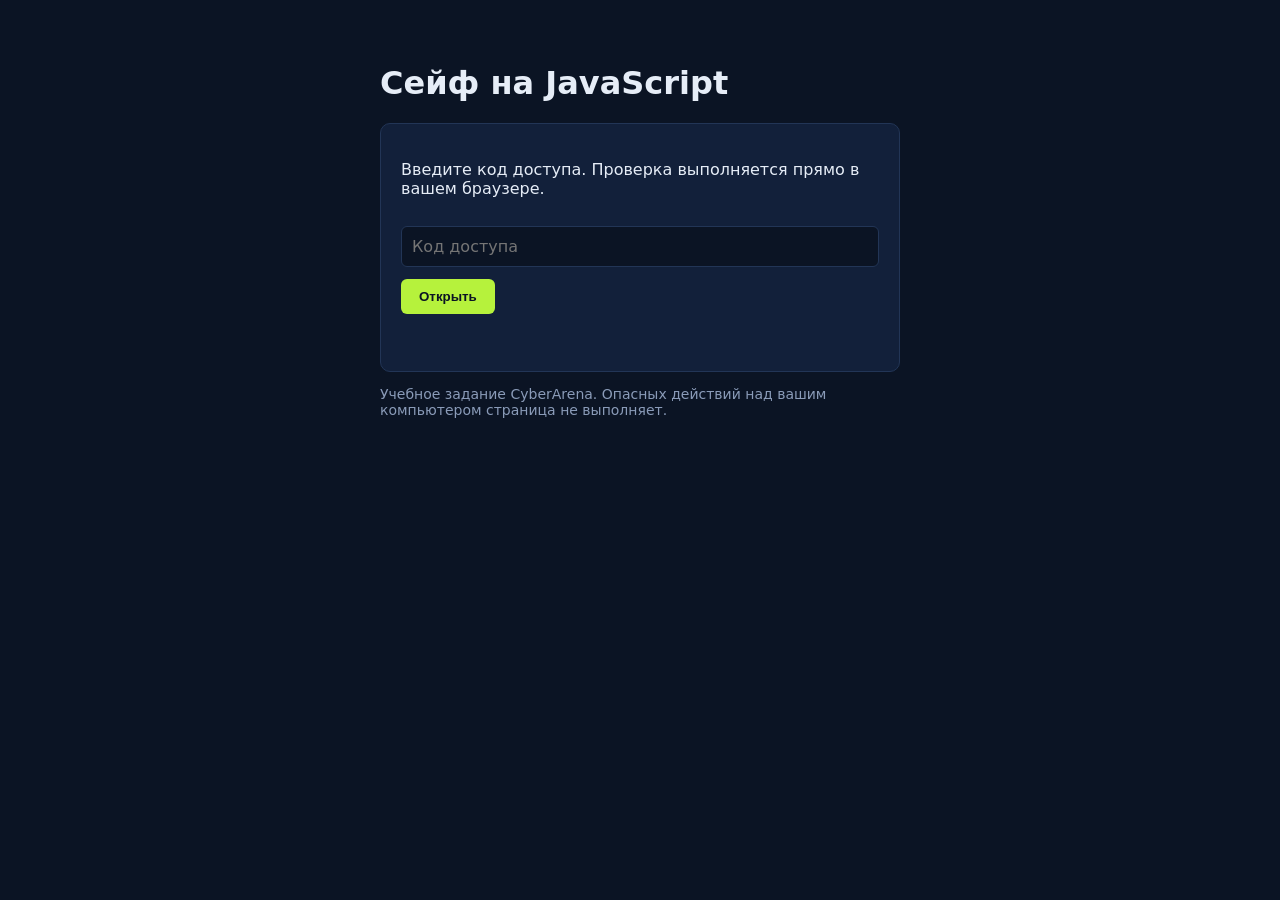
<file: app/static/tasks/web02/index.html>
<!doctype html>
<html lang="ru">
<head>
  <meta charset="utf-8">
  <meta name="viewport" content="width=device-width, initial-scale=1">
  <title>Сейф на JavaScript</title>
  <style>
    body{margin:0;font-family:system-ui,sans-serif;background:#0b1424;color:#e6edf7}
    main{max-width:520px;margin:64px auto;padding:0 20px}
    .card{background:#12203a;border:1px solid #223556;border-radius:10px;padding:20px}
    input{width:100%;box-sizing:border-box;padding:10px;margin:12px 0;border-radius:6px;
          border:1px solid #223556;background:#0b1424;color:#e6edf7;font:inherit}
    button{padding:10px 18px;border:0;border-radius:6px;background:#b6f23c;color:#0b1424;
           font-weight:600;cursor:pointer}
    #result{margin-top:14px;min-height:1.4em;color:#8fd3ff}
    .muted{color:#8a9bb8;font-size:14px}
  </style>
</head>
<body>
  <main>
    <h1>Сейф на JavaScript</h1>
    <div class="card">
      <p>Введите код доступа. Проверка выполняется прямо в вашем браузере.</p>
      <form id="vault-form">
        <input id="code" type="text" placeholder="Код доступа" autocomplete="off">
        <button type="submit">Открыть</button>
      </form>
      <div id="result"></div>
    </div>
    <p class="muted">Учебное задание CyberArena. Опасных действий над вашим компьютером страница не выполняет.</p>
  </main>
  <script src="vault.js"></script>
</body>
</html>
</file>
